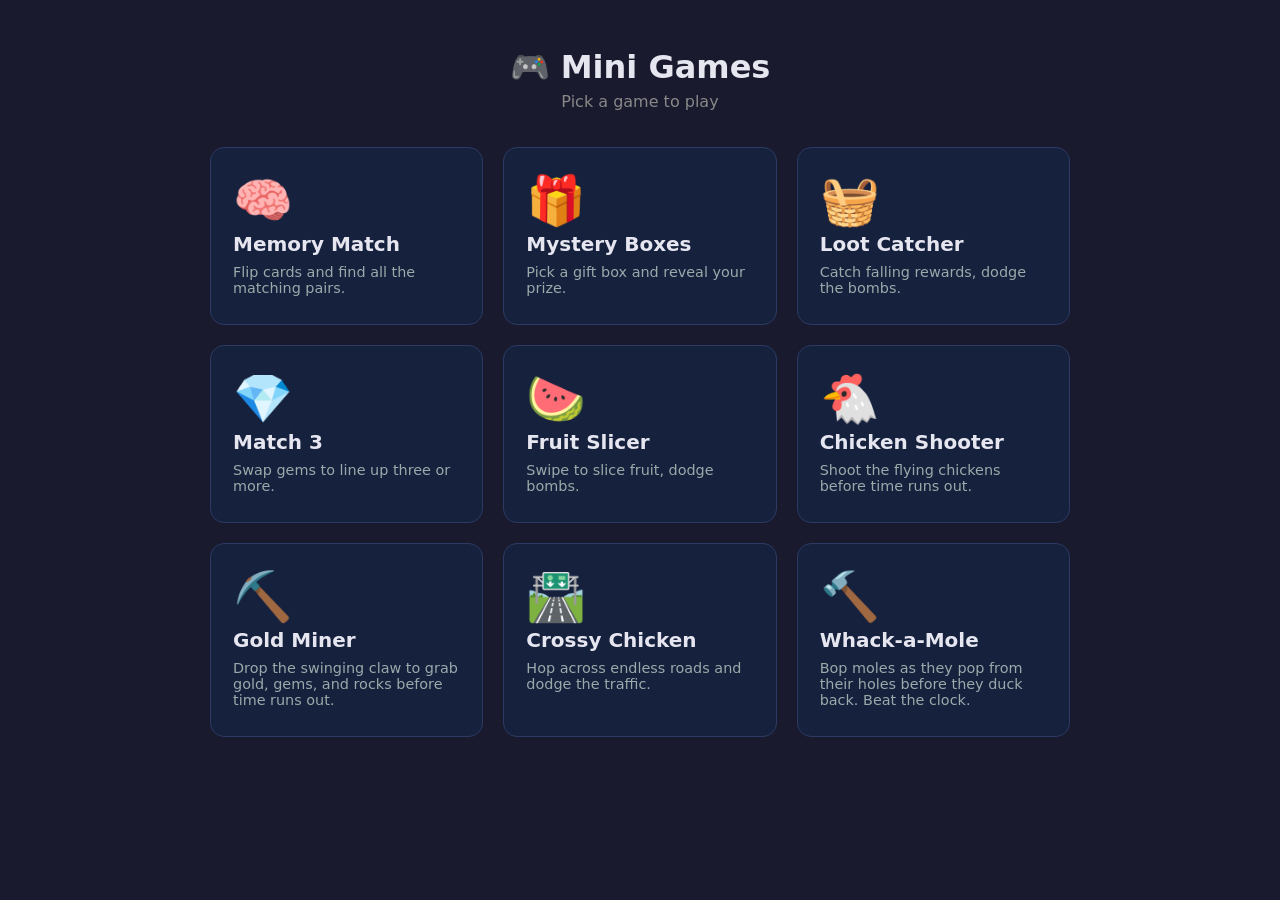
<file: index.html>
<!doctype html>
<html lang="en">
	<head>
		<meta charset="UTF-8" />
		<meta name="viewport" content="width=device-width, initial-scale=1.0" />
		<title>Mini Games</title>
		<link
			rel="icon"
			href="data:image/svg+xml,<svg xmlns='http://www.w3.org/2000/svg' viewBox='0 0 100 100'><text y='.9em' font-size='90'>🎮</text></svg>"
		/>
		<link rel="stylesheet" href="styles.css" />
	</head>

	<body>
		<h1>🎮 Mini Games</h1>
		<p class="sub">Pick a game to play</p>

		<div class="grid">
			<a class="card" href="./memory-game/">
				<span class="icon">🧠</span>
				<span class="name">Memory Match</span>
				<span class="desc">Flip cards and find all the matching pairs.</span>
			</a>
			<a class="card" href="./mystery-boxes/">
				<span class="icon">🎁</span>
				<span class="name">Mystery Boxes</span>
				<span class="desc">Pick a gift box and reveal your prize.</span>
			</a>
			<a class="card" href="./loot-catcher/">
				<span class="icon">🧺</span>
				<span class="name">Loot Catcher</span>
				<span class="desc">Catch falling rewards, dodge the bombs.</span>
			</a>
			<a class="card" href="./match-3/">
				<span class="icon">💎</span>
				<span class="name">Match 3</span>
				<span class="desc">Swap gems to line up three or more.</span>
			</a>
			<a class="card" href="./fruit-slicer/">
				<span class="icon">🍉</span>
				<span class="name">Fruit Slicer</span>
				<span class="desc">Swipe to slice fruit, dodge bombs.</span>
			</a>
			<a class="card" href="./chicken-shooter/">
				<span class="icon">🐔</span>
				<span class="name">Chicken Shooter</span>
				<span class="desc"
					>Shoot the flying chickens before time runs out.</span
				>
			</a>
			<a class="card" href="./gold-miner/">
				<span class="icon">⛏️</span>
				<span class="name">Gold Miner</span>
				<span class="desc"
					>Drop the swinging claw to grab gold, gems, and rocks before time runs
					out.</span
				>
			</a>
			<a class="card" href="./crossy-chicken/">
				<span class="icon">🛣️</span>
				<span class="name">Crossy Chicken</span>
				<span class="desc"
					>Hop across endless roads and dodge the traffic.</span
				>
			</a>
			<a class="card" href="./whack-a-mole/">
				<span class="icon">🔨</span>
				<span class="name">Whack-a-Mole</span>
				<span class="desc"
					>Bop moles as they pop from their holes before they duck back. Beat
					the clock.</span
				>
			</a>
			<!-- NEW-GAME-CARD: new-game.sh inserts cards above this line -->
		</div>
	</body>
</html>
</file>
<file: styles.css>
:root {
	color-scheme: dark;
}

* {
	box-sizing: border-box;
}

body {
	margin: 0;
	min-height: 100vh;
	background: #1a1a2e;
	color: #e6e6f0;
	font-family: system-ui, sans-serif;
	display: flex;
	flex-direction: column;
	align-items: center;
	padding: 48px 20px;
}

h1 {
	font-size: 2rem;
	margin: 0 0 6px;
}

p.sub {
	color: #888;
	margin: 0 0 36px;
}

.grid {
	display: grid;
	gap: 20px;
	width: 100%;
	max-width: 860px;
	grid-template-columns: repeat(auto-fit, minmax(220px, 1fr));
}

a.card {
	background: #16213e;
	border: 1px solid #2a3a63;
	border-radius: 14px;
	padding: 28px 22px;
	text-decoration: none;
	color: inherit;
	display: flex;
	flex-direction: column;
	gap: 8px;
	transition:
		transform 0.12s ease,
		border-color 0.12s ease,
		box-shadow 0.12s ease;
}

a.card:hover {
	transform: translateY(-4px);
	border-color: #4e54c8;
	box-shadow: 0 10px 30px rgba(0, 0, 0, 0.4);
}

.icon {
	font-size: 3rem;
	line-height: 1;
}

.name {
	font-size: 1.25rem;
	font-weight: 700;
}

.desc {
	color: #9aa;
	font-size: 0.9rem;
}
</file>
